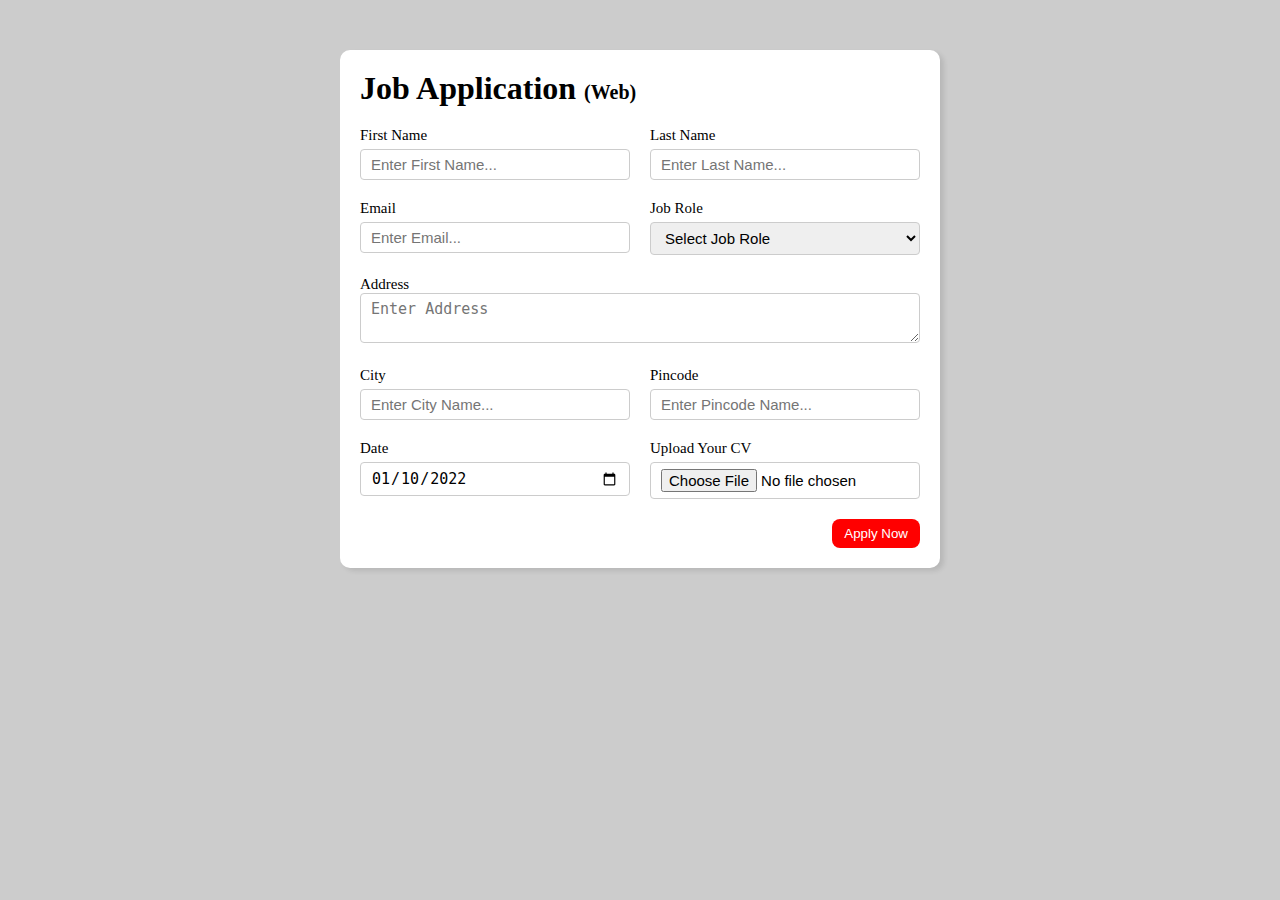
<file: project 02 form website/index.html>
<!DOCTYPE html>
<html lang="en">
  <head>
    <meta charset="UTF-8" />
    <meta http-equiv="X-UA-Compatible" content="IE=edge" />
    <meta name="viewport" content="width=device-width, initial-scale=1.0" />
    <title>Job Application Form</title>
    <link rel="stylesheet" href="style.css" />
  </head>
  <body>
    <div class="container">
      <div class="apply_box">
        <h1>
          Job Application
          <span class="title_small">(Web)</span>
        </h1>
        <form action="">
          <div class="form_container">
            <div class="form_control">
              <label for="first_name"> First Name </label>
              <input
                id="first_name"
                name="first_name"
                placeholder="Enter First Name..."
              />
            </div>
            <div class="form_control">
              <label for="last_name"> Last Name </label>
              <input
                id="last_name"
                name="last_name"
                placeholder="Enter Last Name..."
              />
            </div>
            <div class="form_control">
              <label for="email"> Email </label>
              <input
                type="email"
                id="email"
                name="email"
                placeholder="Enter Email..."
              />
            </div>
            <div class="form_control">
              <label for="job_role"> Job Role </label>
              <select id="job_role" name="job_role">
                <option value="">Select Job Role</option>
                <option value="frontend">Frontend Developer</option>
                <option value="backend">Backend Developer</option>
                <option value="full_stack">Full Stack Developer</option>
                <option value="ui_ux">UI UX Designer</option>
              </select>
            </div>
            <div class="textarea_control">
              <label for="address"> Address </label>
              <textarea
                id="address"
                name="address"
                row="4"
                cols="50"
                placeholder="Enter Address"
              ></textarea>
            </div>
            <div class="form_control">
              <label for="city"> City </label>
              <input id="city" name="city" placeholder="Enter City Name..." />
            </div>
            <div class="form_control">
              <label for="pincode"> Pincode </label>
              <input
                type="number"
                id="pincode"
                name="pincode"
                placeholder="Enter Pincode Name..."
              />
            </div>
            <div class="form_control">
              <label for="date"> Date </label>
              <input value="2022-01-10" type="date" id="date" name="date" />
            </div>
            <div class="form_control">
              <label for="upload"> Upload Your CV </label>
              <input type="file" id="upload" name="upload" />
            </div>
          </div>
          <div class="button_container">
            <button type="submit">Apply Now</button>
          </div>
        </form>
      </div>
    </div>
  </body>
</html>
</file>
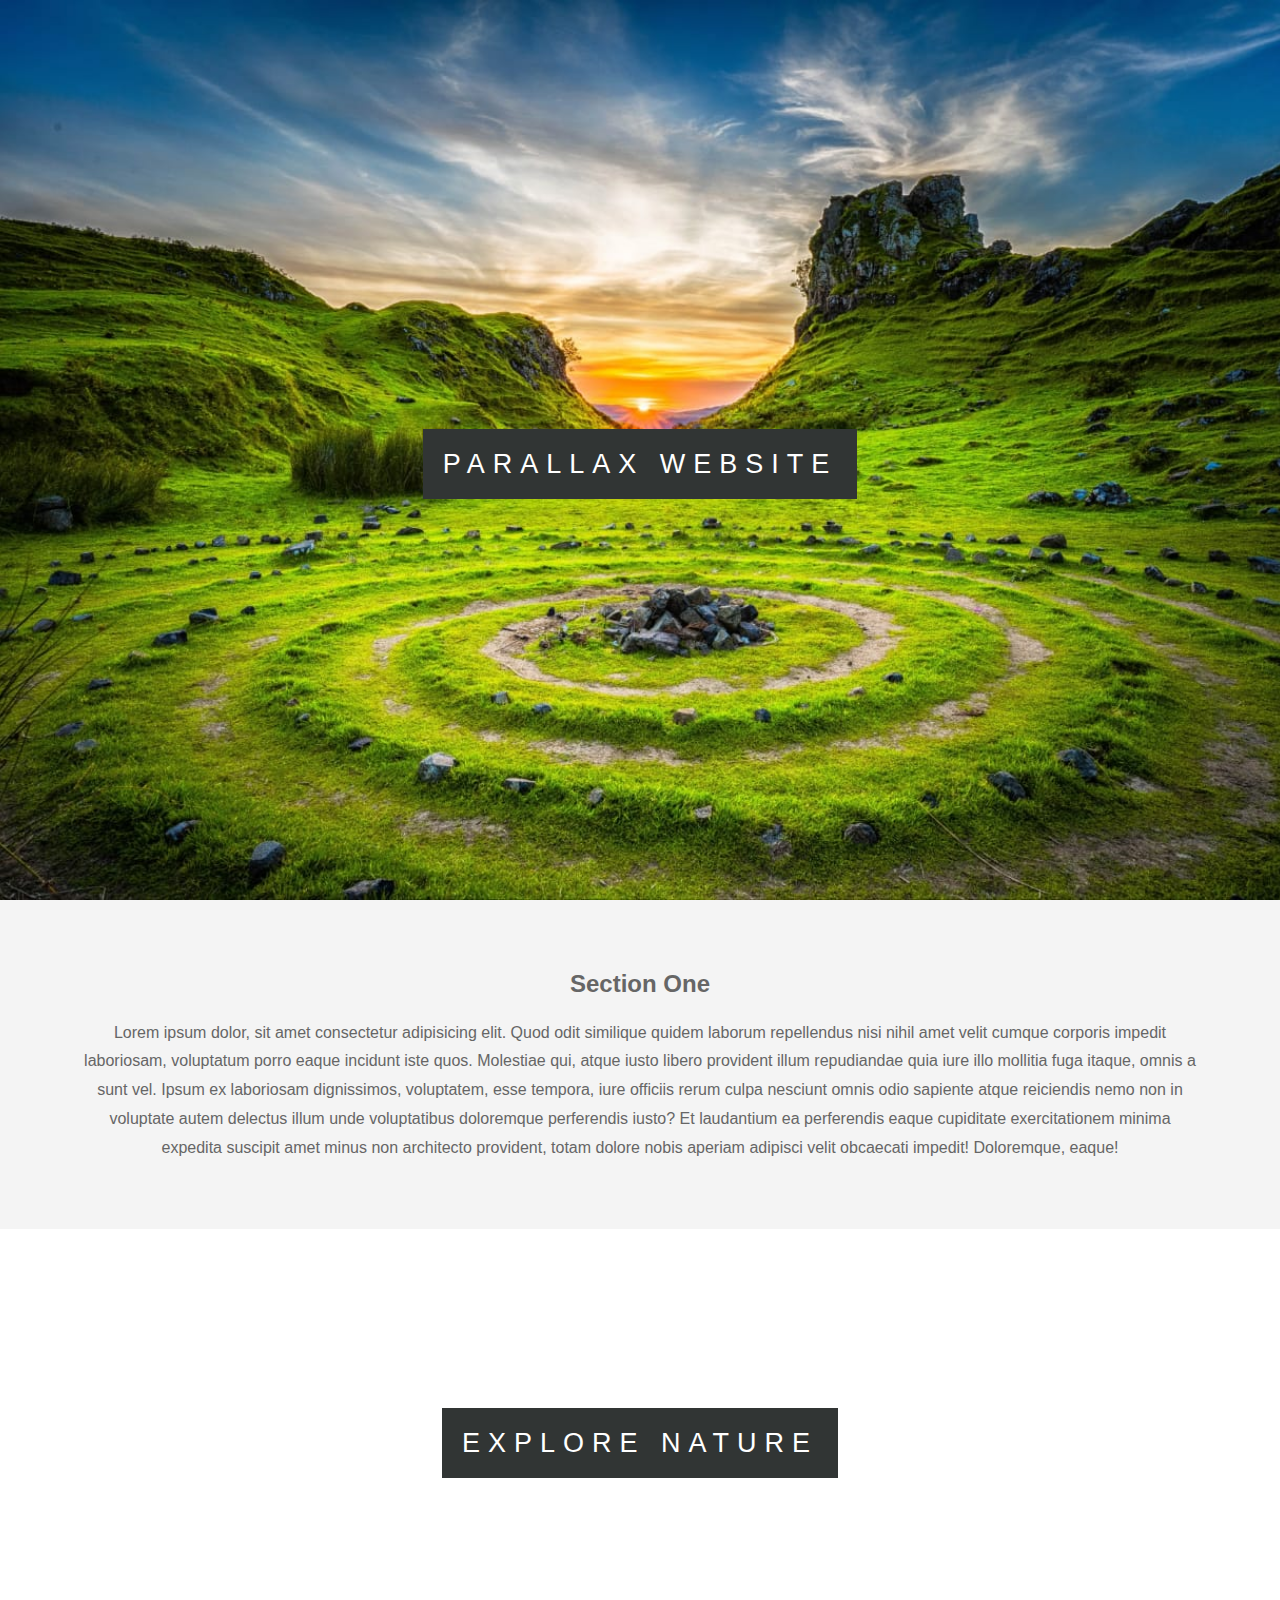
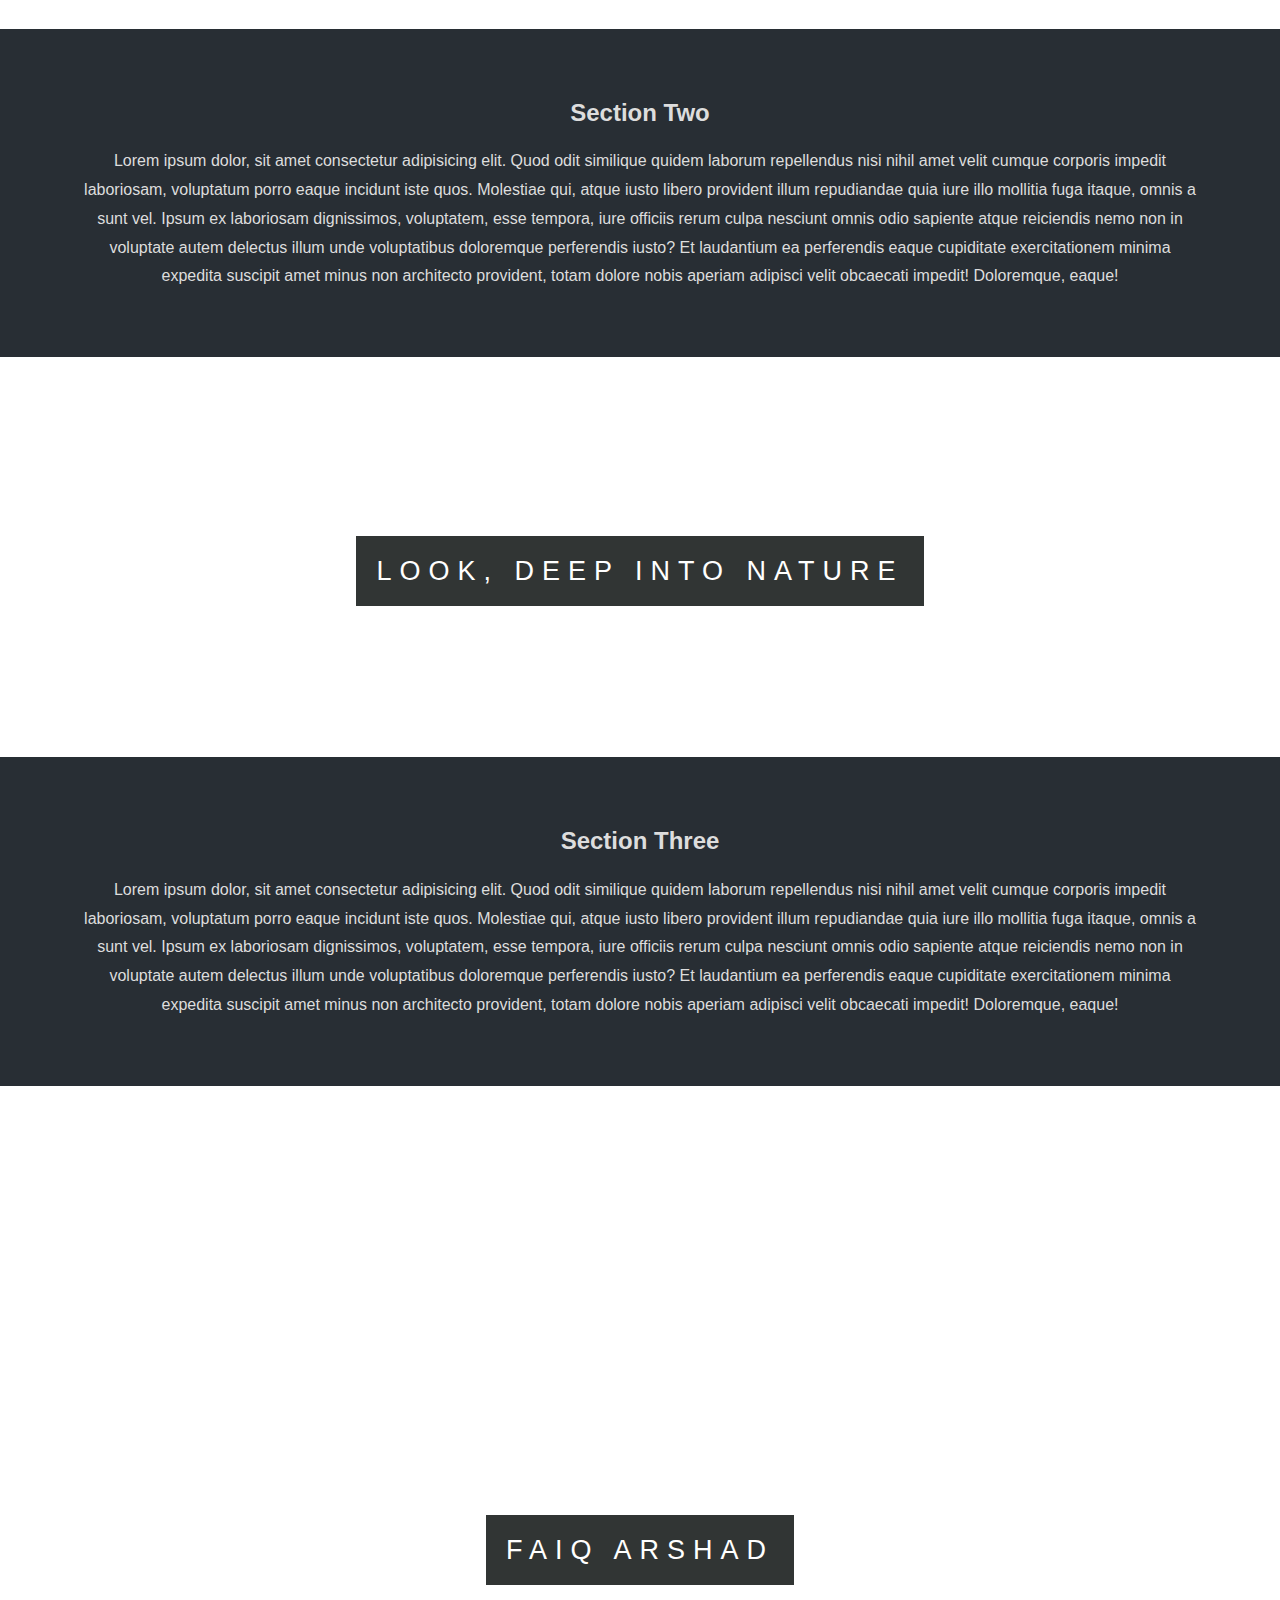
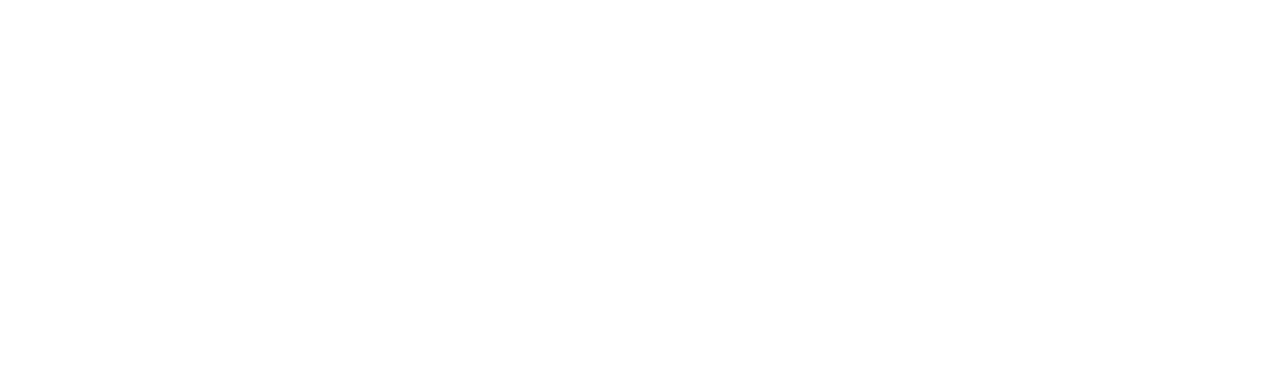
<file: project 03 paralex website/index.html>
<!DOCTYPE html>
<html lang="en">
<head>
    <meta charset="UTF-8">
    <meta name="viewport" content="width=device-width, initial-scale=1.0">
    <title>Paralex Website</title>
    <link rel="stylesheet" href="./style.css">
</head>
<body>
    <section class="pimag1">
        <div class="ptext">
            <span class="textBg">
                Parallax Website
            </span>
        </div>
    </section>
    <section class="section section-light">
        <h2>Section One</h2>
        <p>Lorem ipsum dolor, sit amet consectetur adipisicing elit. Quod odit similique quidem laborum repellendus nisi nihil amet velit cumque corporis impedit laboriosam, voluptatum porro eaque incidunt iste quos. Molestiae qui, atque iusto libero provident illum repudiandae quia iure illo mollitia fuga itaque, omnis a sunt vel. Ipsum ex laboriosam dignissimos, voluptatem, esse tempora, iure officiis rerum culpa nesciunt omnis odio sapiente atque reiciendis nemo non in voluptate autem delectus illum unde voluptatibus doloremque perferendis iusto? Et laudantium ea perferendis eaque cupiditate exercitationem minima expedita suscipit amet minus non architecto provident, totam dolore nobis aperiam adipisci velit obcaecati impedit! Doloremque, eaque!
        </p>
    </section>
    <section class="pimag2">
        <div class="ptext">
            <span class="textBg">
                Explore Nature
            </span>
        </div>
    </section>
    <section class="section section-dark">
        <h2>Section Two</h2>
        <p>Lorem ipsum dolor, sit amet consectetur adipisicing elit. Quod odit similique quidem laborum repellendus nisi nihil amet velit cumque corporis impedit laboriosam, voluptatum porro eaque incidunt iste quos. Molestiae qui, atque iusto libero provident illum repudiandae quia iure illo mollitia fuga itaque, omnis a sunt vel. Ipsum ex laboriosam dignissimos, voluptatem, esse tempora, iure officiis rerum culpa nesciunt omnis odio sapiente atque reiciendis nemo non in voluptate autem delectus illum unde voluptatibus doloremque perferendis iusto? Et laudantium ea perferendis eaque cupiditate exercitationem minima expedita suscipit amet minus non architecto provident, totam dolore nobis aperiam adipisci velit obcaecati impedit! Doloremque, eaque!
        </p>
    </section>
    <section class="pimag3">
        <div class="ptext">
            <span class="textBg">
                LOOK, DEEP INTO NATURE
            </span>
        </div>
    </section>
    <section class="section section-dark">
        <h2>Section Three</h2>
        <p>Lorem ipsum dolor, sit amet consectetur adipisicing elit. Quod odit similique quidem laborum repellendus nisi nihil amet velit cumque corporis impedit laboriosam, voluptatum porro eaque incidunt iste quos. Molestiae qui, atque iusto libero provident illum repudiandae quia iure illo mollitia fuga itaque, omnis a sunt vel. Ipsum ex laboriosam dignissimos, voluptatem, esse tempora, iure officiis rerum culpa nesciunt omnis odio sapiente atque reiciendis nemo non in voluptate autem delectus illum unde voluptatibus doloremque perferendis iusto? Et laudantium ea perferendis eaque cupiditate exercitationem minima expedita suscipit amet minus non architecto provident, totam dolore nobis aperiam adipisci velit obcaecati impedit! Doloremque, eaque!
        </p>
    </section>
    <section class="pimag1">
        <div class="ptext">
            <span class="textBg">
                Faiq Arshad
            </span>
        </div>
    </section>
</body>
</html>
</file>
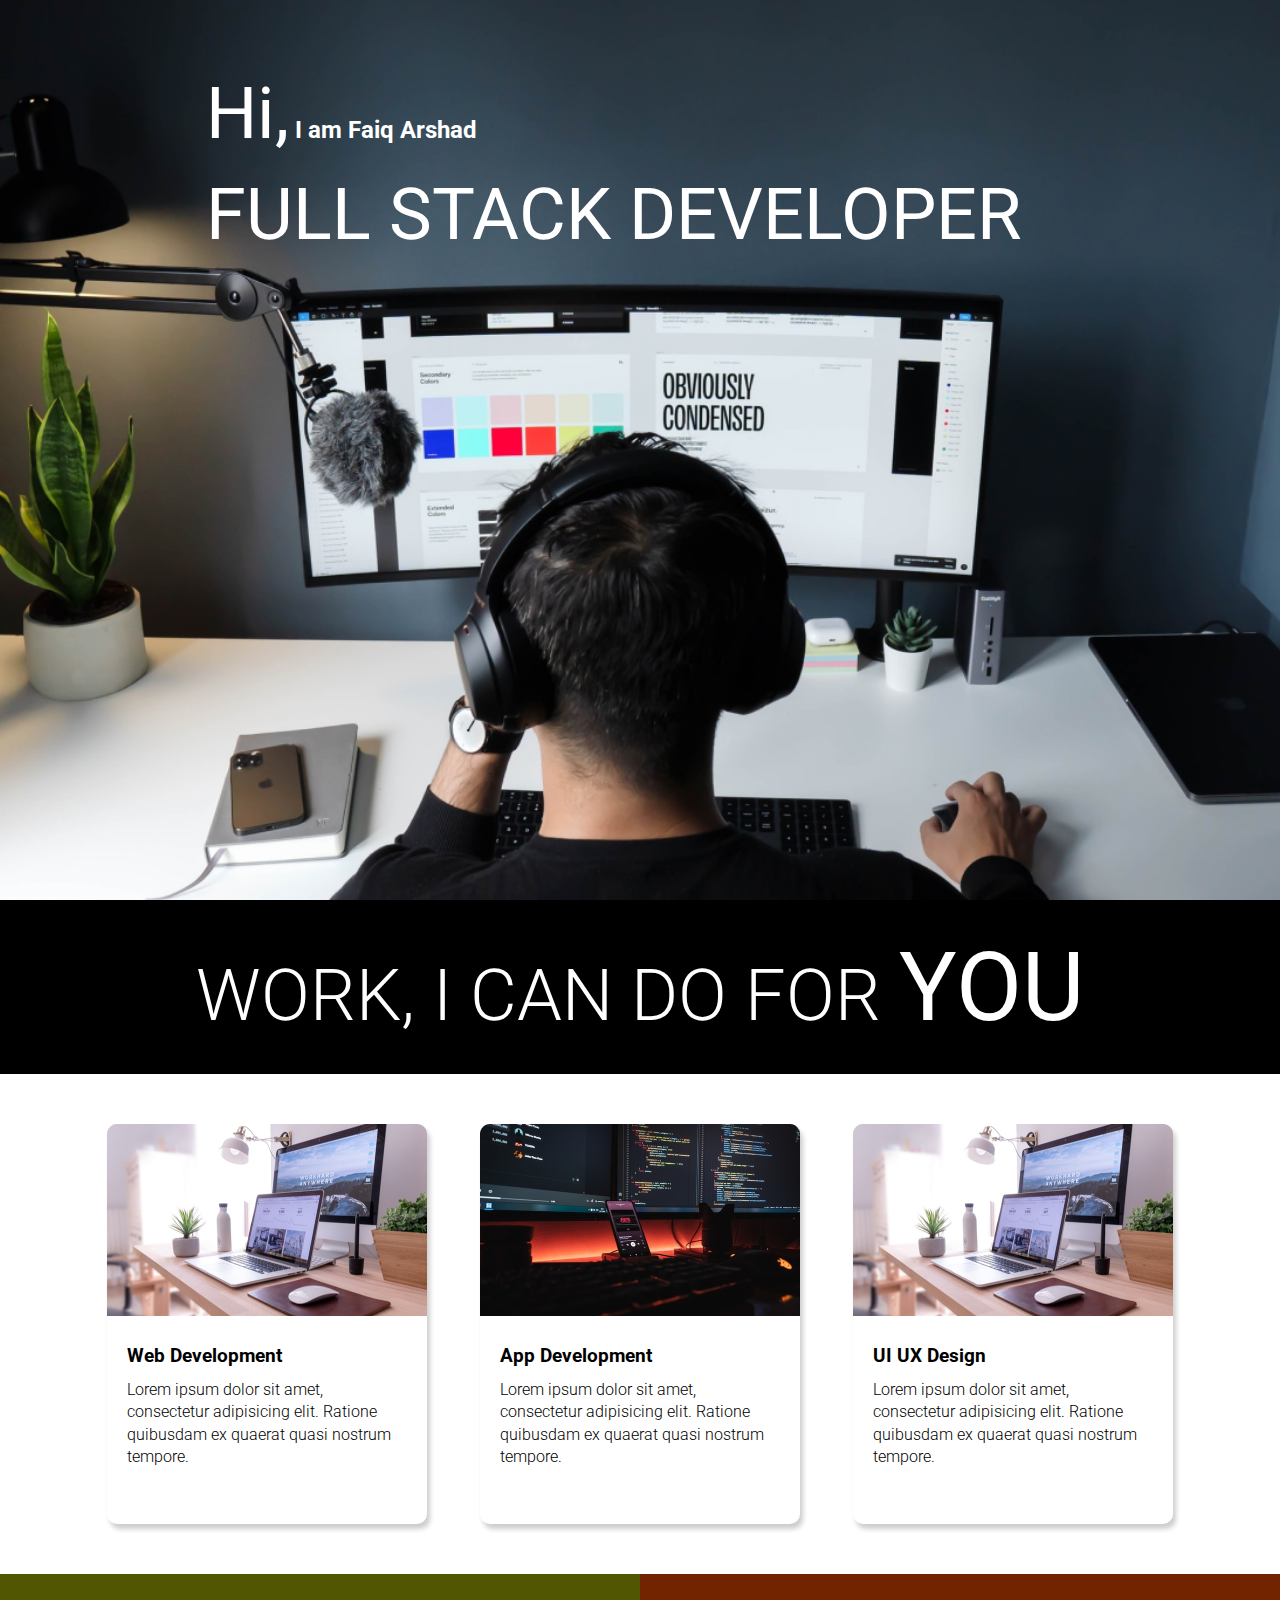
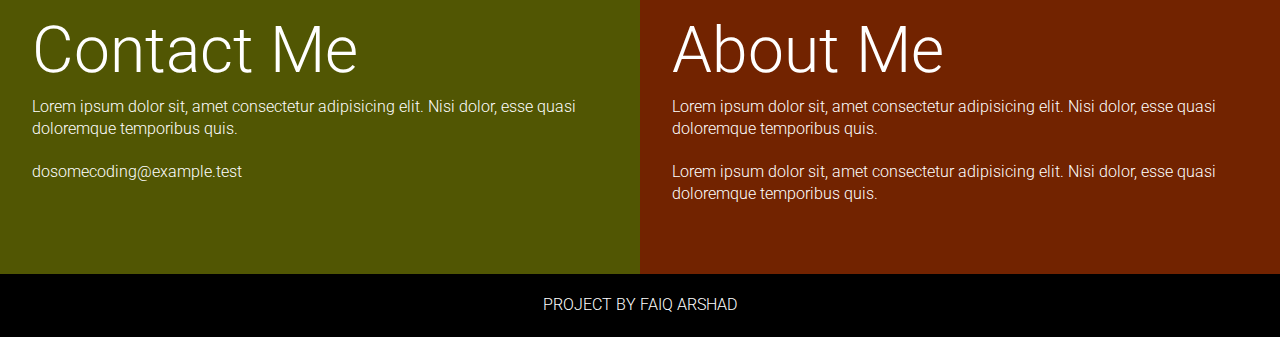
<file: project 04 developer landing page/index.html>
<!DOCTYPE html>
<html lang="en">
  <head>
    <meta charset="UTF-8" />
    <meta http-equiv="X-UA-Compatible" content="IE=edge" />
    <meta name="viewport" content="width=device-width, initial-scale=1.0" />
    <title>Developer | Landing Page</title>
    <link rel="stylesheet" href="style.css" />
  </head>
  <body>
    <section class="hero_section">
      <div class="text_container">
        <h2><span class="lg_text">Hi,</span> I am Faiq Arshad</h2>
        <h1 class="lg_text">FULL STACK DEVELOPER</h1>
      </div>
    </section>
    <section class="black_box">
      <h2>WORK, I CAN DO FOR <span>YOU</span></h2>
    </section>
    <section class="work">
      <div class="grid_item">
        <div class="card">
          <div class="image_container">
            <img src="images/web.png" alt="web development" />
          </div>
          <div class="card_content">
            <h3>Web Development</h3>
            <p>
              Lorem ipsum dolor sit amet, consectetur adipisicing elit. Ratione
              quibusdam ex quaerat quasi nostrum tempore.
            </p>
          </div>
        </div>
      </div>
      <div class="grid_item">
        <div class="card">
          <div class="image_container">
            <img src="images/mobile.png" alt="app development" />
          </div>
          <div class="card_content">
            <h3>App Development</h3>
            <p>
              Lorem ipsum dolor sit amet, consectetur adipisicing elit. Ratione
              quibusdam ex quaerat quasi nostrum tempore.
            </p>
          </div>
        </div>
      </div>
      <div class="grid_item">
        <div class="card">
          <div class="image_container">
            <img src="images/web.png" alt="web development" />
          </div>
          <div class="card_content">
            <h3>UI UX Design</h3>
            <p>
              Lorem ipsum dolor sit amet, consectetur adipisicing elit. Ratione
              quibusdam ex quaerat quasi nostrum tempore.
            </p>
          </div>
        </div>
      </div>
    </section>
    <section class="bottom_section">
      <div class="contact">
        <h2>Contact Me</h2>
        <p>
          Lorem ipsum dolor sit, amet consectetur adipisicing elit. Nisi dolor,
          esse quasi doloremque temporibus quis.
        </p>
        <p>dosomecoding@example.test</p>
      </div>
      <div class="about">
        <h2>About Me</h2>

        <p>
          Lorem ipsum dolor sit, amet consectetur adipisicing elit. Nisi dolor,
          esse quasi doloremque temporibus quis.
        </p>
        <p>
          Lorem ipsum dolor sit, amet consectetur adipisicing elit. Nisi dolor,
          esse quasi doloremque temporibus quis.
        </p>
      </div>
    </section>
    <footer>Project By Faiq Arshad</footer>
  </body>
</html>
</file>
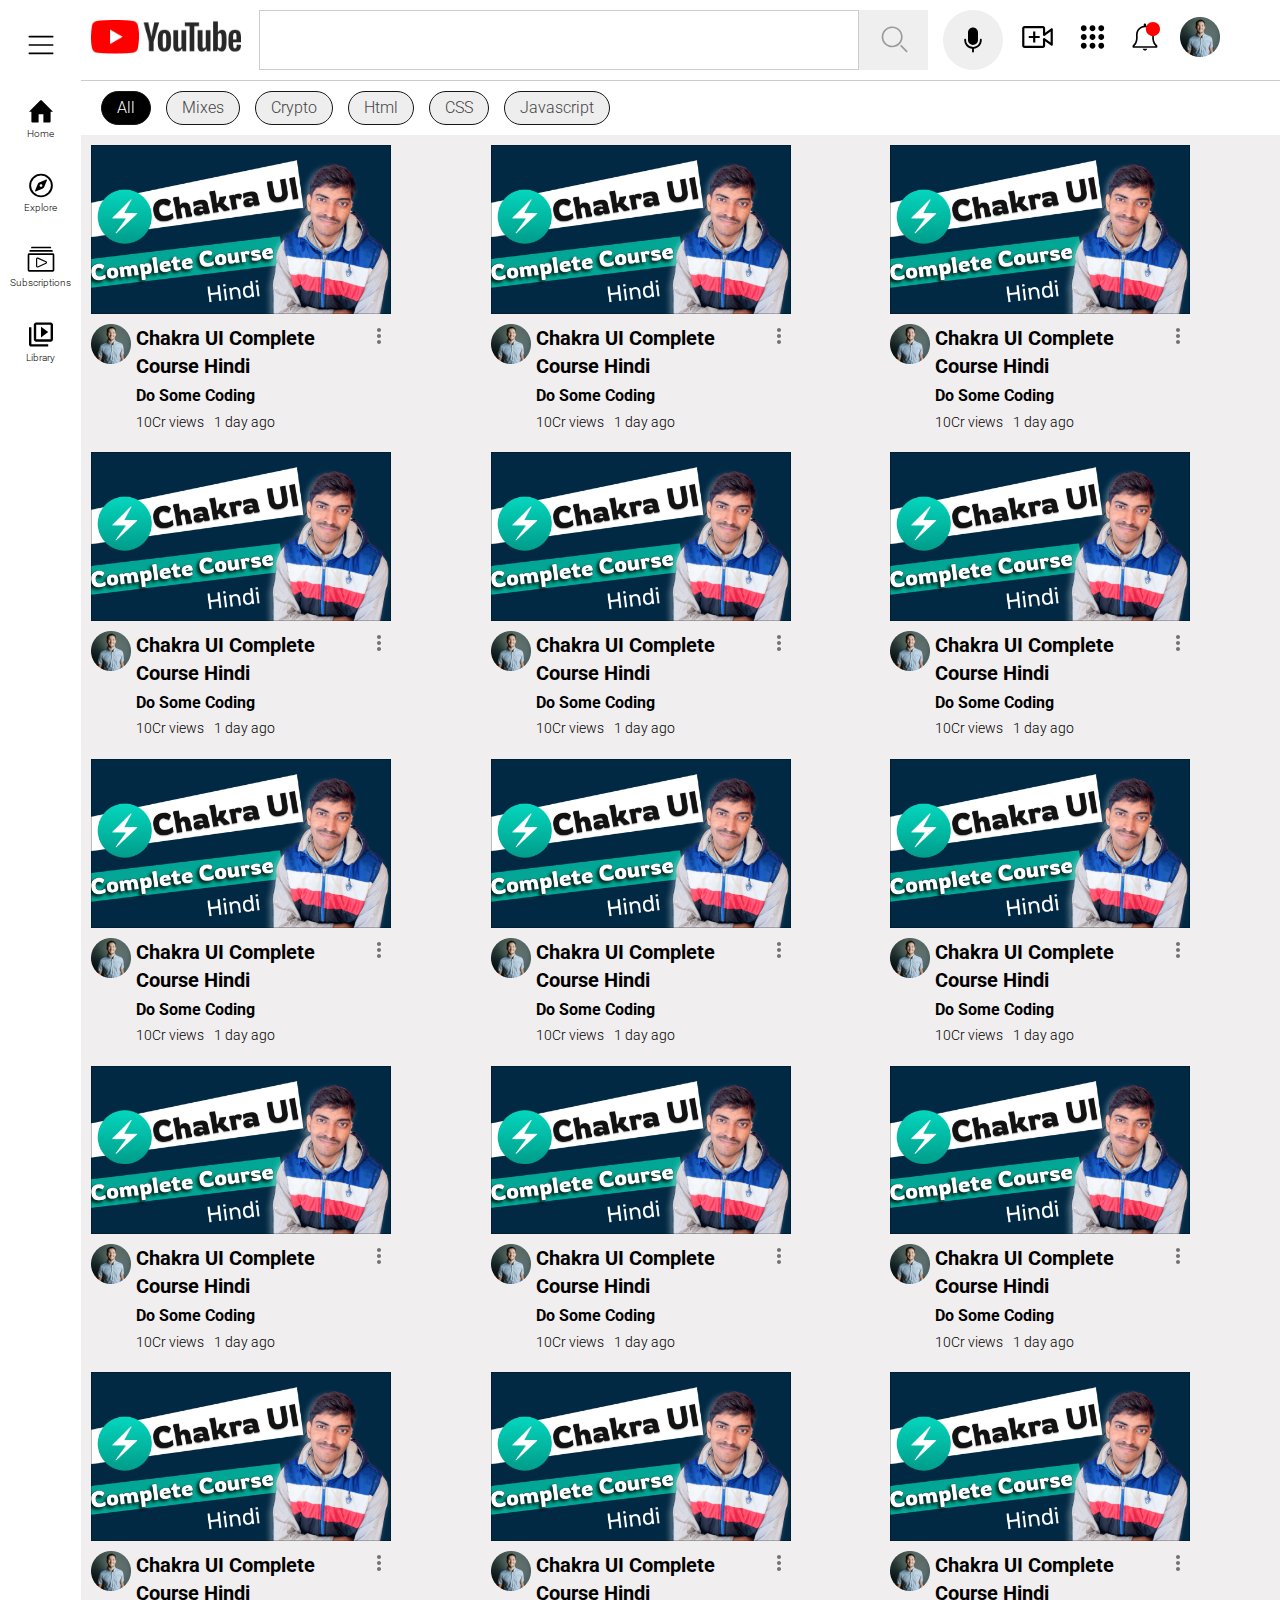
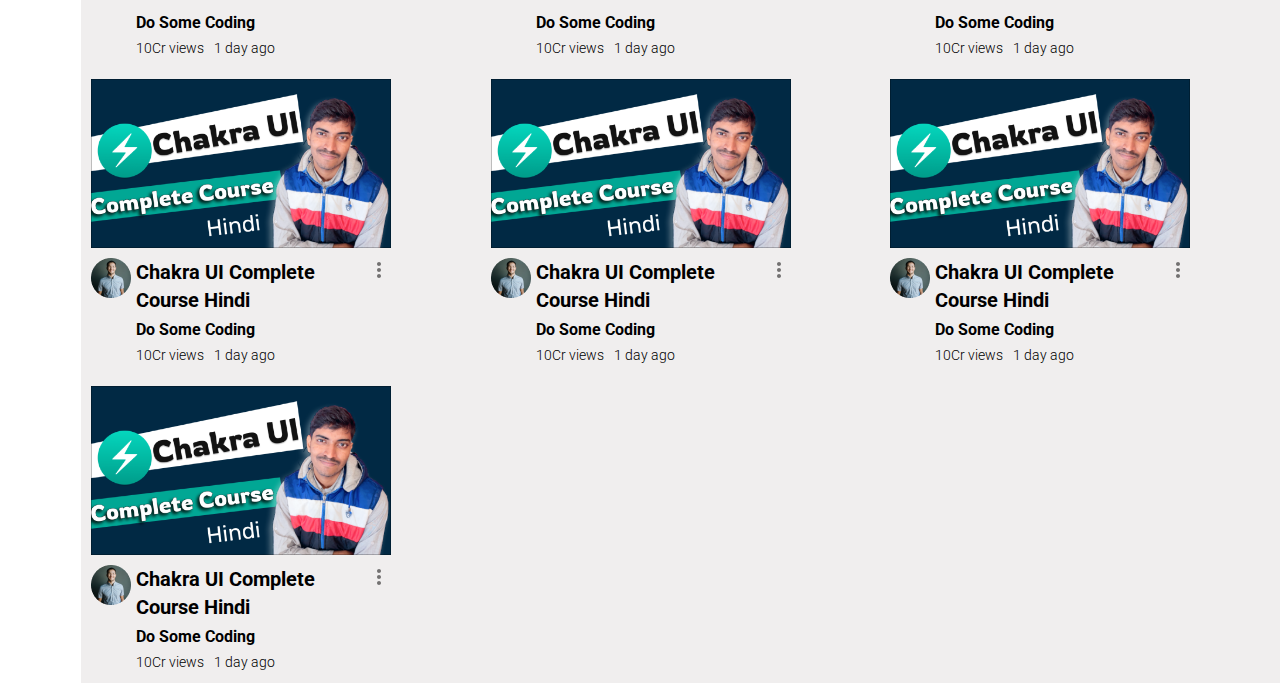
<file: project 07 clone website/index.html>
<!DOCTYPE html>
<html lang="en">
  <head>
    <meta charset="UTF-8" />
    <meta http-equiv="X-UA-Compatible" content="IE=edge" />
    <meta name="viewport" content="width=device-width, initial-scale=1.0" />
    <title>Youtube Clone</title>
    <link rel="stylesheet" href="style.css" />
  </head>
  <body>
    <div class="container">
      <aside>
        <div class="bars">
          <img src="icons/bars.svg" alt="bars" />
        </div>

        <div class="side-icons">
          <i>
            <img src="icons/home.svg" alt="home" />
          </i>
          <p>Home</p>
        </div>
        <div class="side-icons">
          <i>
            <img src="icons/compass.svg" alt="explore" />
          </i>
          <p>Explore</p>
        </div>
        <div class="side-icons">
          <i>
            <img src="icons/video-gallary.svg" alt="gallary" />
          </i>
          <p>Subscriptions</p>
        </div>
        <div class="side-icons">
          <i>
            <img src="icons/video-library.svg" alt="library" />
          </i>
          <p>Library</p>
        </div>
      </aside>
      <div class="main-container">
        <header>
          <nav>
            <div class="logo">
              <img src="images/youtube-logo.png" alt="Youtube Logo" />
            </div>
            <div class="center-nav">
              <div class="search">
                <input type="text" />
                <button>
                  <img src="icons/search.svg" alt="search" />
                </button>
              </div>
              <div class="mic">
                <img src="icons/mic.svg" alt="mic" />
              </div>
            </div>
            <div class="side-nav">
              <i>
                <img src="icons/video-add.svg" alt="video add" />
              </i>
              <i>
                <img src="icons/dot-grid.svg" alt="grid" />
              </i>
              <i>
                <img src="icons/bell.svg" alt="bell" />
              </i>
              <i>
                <img src="images/avatar.png" alt="avatar" />
              </i>
            </div>
          </nav>
          <div class="tags">
            <div class="tag dark">All</div>
            <div class="tag light">Mixes</div>
            <div class="tag light">Crypto</div>
            <div class="tag light">Html</div>
            <div class="tag light">CSS</div>
            <div class="tag light">Javascript</div>
          </div>
        </header>
        <main>
          <div class="card-container">
            <div class="card">
              <img src="images/thumbnail.png" alt="thumbnail" />
              <div class="avatar-content">
                <div class="avatar">
                  <img src="images/avatar.png" alt="avatar" />
                </div>

                <div class="content">
                  <h3>Chakra UI Complete Course Hindi</h3>
                  <p class="channel-name">Do Some Coding</p>
                  <div class="content-status">
                    <p>10Cr views</p>
                    <p>1 day ago</p>
                  </div>
                </div>
                <div class="dots">
                  <img src="icons/dots.svg" alt="dots" />
                </div>
              </div>
            </div>
            <div class="card">
              <img src="images/thumbnail.png" alt="thumbnail" />
              <div class="avatar-content">
                <div class="avatar">
                  <img src="images/avatar.png" alt="avatar" />
                </div>

                <div class="content">
                  <h3>Chakra UI Complete Course Hindi</h3>
                  <p class="channel-name">Do Some Coding</p>
                  <div class="content-status">
                    <p>10Cr views</p>
                    <p>1 day ago</p>
                  </div>
                </div>
                <div class="dots">
                  <img src="icons/dots.svg" alt="dots" />
                </div>
              </div>
            </div>
            <div class="card">
              <img src="images/thumbnail.png" alt="thumbnail" />
              <div class="avatar-content">
                <div class="avatar">
                  <img src="images/avatar.png" alt="avatar" />
                </div>

                <div class="content">
                  <h3>Chakra UI Complete Course Hindi</h3>
                  <p class="channel-name">Do Some Coding</p>
                  <div class="content-status">
                    <p>10Cr views</p>
                    <p>1 day ago</p>
                  </div>
                </div>
                <div class="dots">
                  <img src="icons/dots.svg" alt="dots" />
                </div>
              </div>
            </div>
            <div class="card">
              <img src="images/thumbnail.png" alt="thumbnail" />
              <div class="avatar-content">
                <div class="avatar">
                  <img src="images/avatar.png" alt="avatar" />
                </div>

                <div class="content">
                  <h3>Chakra UI Complete Course Hindi</h3>
                  <p class="channel-name">Do Some Coding</p>
                  <div class="content-status">
                    <p>10Cr views</p>
                    <p>1 day ago</p>
                  </div>
                </div>
                <div class="dots">
                  <img src="icons/dots.svg" alt="dots" />
                </div>
              </div>
            </div>
            <div class="card">
              <img src="images/thumbnail.png" alt="thumbnail" />
              <div class="avatar-content">
                <div class="avatar">
                  <img src="images/avatar.png" alt="avatar" />
                </div>

                <div class="content">
                  <h3>Chakra UI Complete Course Hindi</h3>
                  <p class="channel-name">Do Some Coding</p>
                  <div class="content-status">
                    <p>10Cr views</p>
                    <p>1 day ago</p>
                  </div>
                </div>
                <div class="dots">
                  <img src="icons/dots.svg" alt="dots" />
                </div>
              </div>
            </div>
            <div class="card">
              <img src="images/thumbnail.png" alt="thumbnail" />
              <div class="avatar-content">
                <div class="avatar">
                  <img src="images/avatar.png" alt="avatar" />
                </div>

                <div class="content">
                  <h3>Chakra UI Complete Course Hindi</h3>
                  <p class="channel-name">Do Some Coding</p>
                  <div class="content-status">
                    <p>10Cr views</p>
                    <p>1 day ago</p>
                  </div>
                </div>
                <div class="dots">
                  <img src="icons/dots.svg" alt="dots" />
                </div>
              </div>
            </div>
            <div class="card">
              <img src="images/thumbnail.png" alt="thumbnail" />
              <div class="avatar-content">
                <div class="avatar">
                  <img src="images/avatar.png" alt="avatar" />
                </div>

                <div class="content">
                  <h3>Chakra UI Complete Course Hindi</h3>
                  <p class="channel-name">Do Some Coding</p>
                  <div class="content-status">
                    <p>10Cr views</p>
                    <p>1 day ago</p>
                  </div>
                </div>
                <div class="dots">
                  <img src="icons/dots.svg" alt="dots" />
                </div>
              </div>
            </div>
            <div class="card">
              <img src="images/thumbnail.png" alt="thumbnail" />
              <div class="avatar-content">
                <div class="avatar">
                  <img src="images/avatar.png" alt="avatar" />
                </div>

                <div class="content">
                  <h3>Chakra UI Complete Course Hindi</h3>
                  <p class="channel-name">Do Some Coding</p>
                  <div class="content-status">
                    <p>10Cr views</p>
                    <p>1 day ago</p>
                  </div>
                </div>
                <div class="dots">
                  <img src="icons/dots.svg" alt="dots" />
                </div>
              </div>
            </div>
            <div class="card">
              <img src="images/thumbnail.png" alt="thumbnail" />
              <div class="avatar-content">
                <div class="avatar">
                  <img src="images/avatar.png" alt="avatar" />
                </div>

                <div class="content">
                  <h3>Chakra UI Complete Course Hindi</h3>
                  <p class="channel-name">Do Some Coding</p>
                  <div class="content-status">
                    <p>10Cr views</p>
                    <p>1 day ago</p>
                  </div>
                </div>
                <div class="dots">
                  <img src="icons/dots.svg" alt="dots" />
                </div>
              </div>
            </div>
            <div class="card">
              <img src="images/thumbnail.png" alt="thumbnail" />
              <div class="avatar-content">
                <div class="avatar">
                  <img src="images/avatar.png" alt="avatar" />
                </div>

                <div class="content">
                  <h3>Chakra UI Complete Course Hindi</h3>
                  <p class="channel-name">Do Some Coding</p>
                  <div class="content-status">
                    <p>10Cr views</p>
                    <p>1 day ago</p>
                  </div>
                </div>
                <div class="dots">
                  <img src="icons/dots.svg" alt="dots" />
                </div>
              </div>
            </div>
            <div class="card">
              <img src="images/thumbnail.png" alt="thumbnail" />
              <div class="avatar-content">
                <div class="avatar">
                  <img src="images/avatar.png" alt="avatar" />
                </div>

                <div class="content">
                  <h3>Chakra UI Complete Course Hindi</h3>
                  <p class="channel-name">Do Some Coding</p>
                  <div class="content-status">
                    <p>10Cr views</p>
                    <p>1 day ago</p>
                  </div>
                </div>
                <div class="dots">
                  <img src="icons/dots.svg" alt="dots" />
                </div>
              </div>
            </div>
            <div class="card">
              <img src="images/thumbnail.png" alt="thumbnail" />
              <div class="avatar-content">
                <div class="avatar">
                  <img src="images/avatar.png" alt="avatar" />
                </div>

                <div class="content">
                  <h3>Chakra UI Complete Course Hindi</h3>
                  <p class="channel-name">Do Some Coding</p>
                  <div class="content-status">
                    <p>10Cr views</p>
                    <p>1 day ago</p>
                  </div>
                </div>
                <div class="dots">
                  <img src="icons/dots.svg" alt="dots" />
                </div>
              </div>
            </div>
            <div class="card">
              <img src="images/thumbnail.png" alt="thumbnail" />
              <div class="avatar-content">
                <div class="avatar">
                  <img src="images/avatar.png" alt="avatar" />
                </div>

                <div class="content">
                  <h3>Chakra UI Complete Course Hindi</h3>
                  <p class="channel-name">Do Some Coding</p>
                  <div class="content-status">
                    <p>10Cr views</p>
                    <p>1 day ago</p>
                  </div>
                </div>
                <div class="dots">
                  <img src="icons/dots.svg" alt="dots" />
                </div>
              </div>
            </div>
            <div class="card">
              <img src="images/thumbnail.png" alt="thumbnail" />
              <div class="avatar-content">
                <div class="avatar">
                  <img src="images/avatar.png" alt="avatar" />
                </div>

                <div class="content">
                  <h3>Chakra UI Complete Course Hindi</h3>
                  <p class="channel-name">Do Some Coding</p>
                  <div class="content-status">
                    <p>10Cr views</p>
                    <p>1 day ago</p>
                  </div>
                </div>
                <div class="dots">
                  <img src="icons/dots.svg" alt="dots" />
                </div>
              </div>
            </div>
            <div class="card">
              <img src="images/thumbnail.png" alt="thumbnail" />
              <div class="avatar-content">
                <div class="avatar">
                  <img src="images/avatar.png" alt="avatar" />
                </div>

                <div class="content">
                  <h3>Chakra UI Complete Course Hindi</h3>
                  <p class="channel-name">Do Some Coding</p>
                  <div class="content-status">
                    <p>10Cr views</p>
                    <p>1 day ago</p>
                  </div>
                </div>
                <div class="dots">
                  <img src="icons/dots.svg" alt="dots" />
                </div>
              </div>
            </div>
            <div class="card">
              <img src="images/thumbnail.png" alt="thumbnail" />
              <div class="avatar-content">
                <div class="avatar">
                  <img src="images/avatar.png" alt="avatar" />
                </div>

                <div class="content">
                  <h3>Chakra UI Complete Course Hindi</h3>
                  <p class="channel-name">Do Some Coding</p>
                  <div class="content-status">
                    <p>10Cr views</p>
                    <p>1 day ago</p>
                  </div>
                </div>
                <div class="dots">
                  <img src="icons/dots.svg" alt="dots" />
                </div>
              </div>
            </div>
            <div class="card">
              <img src="images/thumbnail.png" alt="thumbnail" />
              <div class="avatar-content">
                <div class="avatar">
                  <img src="images/avatar.png" alt="avatar" />
                </div>

                <div class="content">
                  <h3>Chakra UI Complete Course Hindi</h3>
                  <p class="channel-name">Do Some Coding</p>
                  <div class="content-status">
                    <p>10Cr views</p>
                    <p>1 day ago</p>
                  </div>
                </div>
                <div class="dots">
                  <img src="icons/dots.svg" alt="dots" />
                </div>
              </div>
            </div>
            <div class="card">
              <img src="images/thumbnail.png" alt="thumbnail" />
              <div class="avatar-content">
                <div class="avatar">
                  <img src="images/avatar.png" alt="avatar" />
                </div>

                <div class="content">
                  <h3>Chakra UI Complete Course Hindi</h3>
                  <p class="channel-name">Do Some Coding</p>
                  <div class="content-status">
                    <p>10Cr views</p>
                    <p>1 day ago</p>
                  </div>
                </div>
                <div class="dots">
                  <img src="icons/dots.svg" alt="dots" />
                </div>
              </div>
            </div>
            <div class="card">
              <img src="images/thumbnail.png" alt="thumbnail" />
              <div class="avatar-content">
                <div class="avatar">
                  <img src="images/avatar.png" alt="avatar" />
                </div>

                <div class="content">
                  <h3>Chakra UI Complete Course Hindi</h3>
                  <p class="channel-name">Do Some Coding</p>
                  <div class="content-status">
                    <p>10Cr views</p>
                    <p>1 day ago</p>
                  </div>
                </div>
                <div class="dots">
                  <img src="icons/dots.svg" alt="dots" />
                </div>
              </div>
            </div>
          </div>
        </main>
      </div>
    </div>
  </body>
</html>
</file>
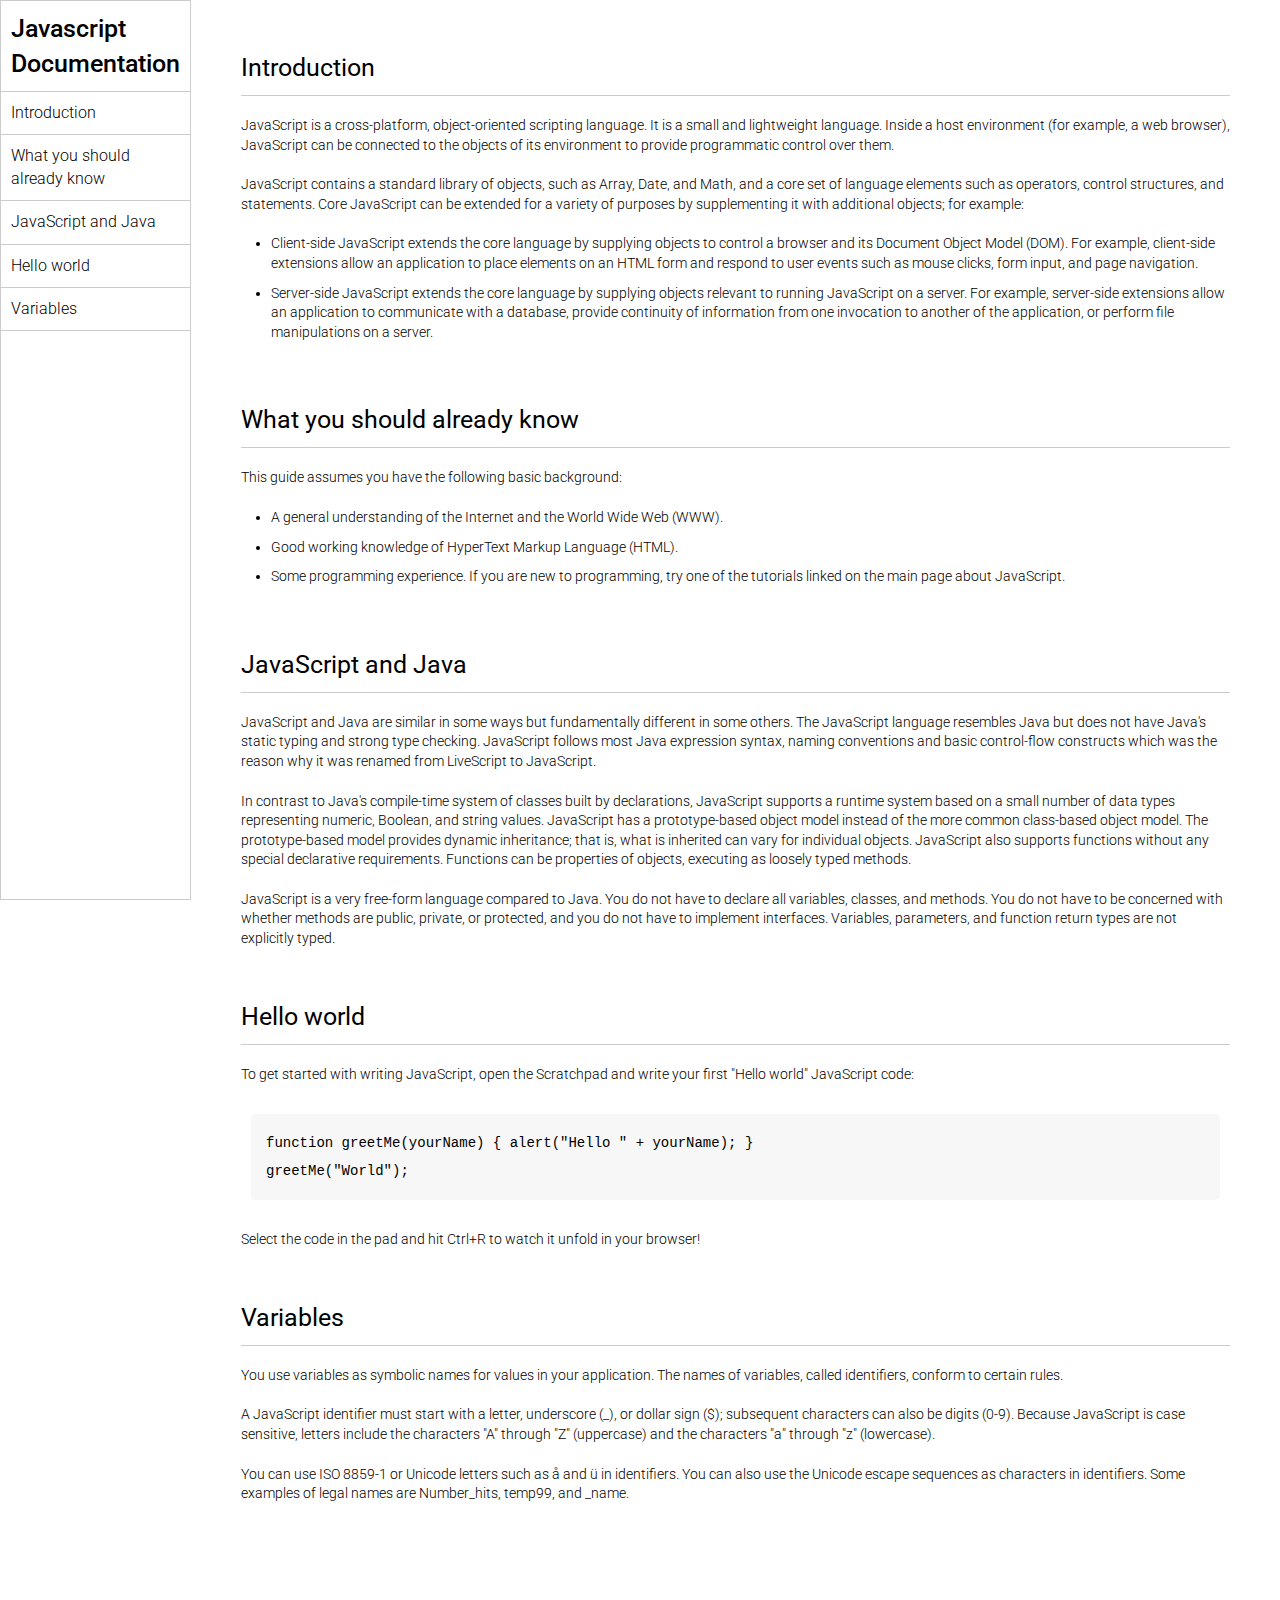
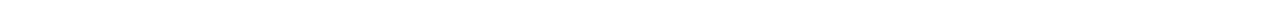
<file: project 08 js documentation/index.html>
<!DOCTYPE html>
<html lang="en">
  <head>
    <meta charset="UTF-8" />
    <meta http-equiv="X-UA-Compatible" content="IE=edge" />
    <meta name="viewport" content="width=device-width, initial-scale=1.0" />
    <title>Documentation Wesbite</title>
    <link rel="stylesheet" href="style.css" />
  </head>
  <body>
    <header>
      <nav>
        <h1>Javascript Documentation</h1>
        <ul>
          <a href="#Introduction">
            <li>Introduction</li>
          </a>
          <a href="#What_you_should_already_know"
            ><li>What you should already know</li></a
          >
          <a href="#JavaScript_and_Java"><li>JavaScript and Java</li></a>
          <a href="#Hello_world"><li>Hello world</li></a>
          <a href="#Variables"><li>Variables</li></a>
        </ul>
      </nav>
    </header>
    <main>
      <section id="Introduction">
        <h2>Introduction</h2>
        <article>
          <p>
            JavaScript is a cross-platform, object-oriented scripting language.
            It is a small and lightweight language. Inside a host environment
            (for example, a web browser), JavaScript can be connected to the
            objects of its environment to provide programmatic control over
            them.
          </p>
          <p>
            JavaScript contains a standard library of objects, such as Array,
            Date, and Math, and a core set of language elements such as
            operators, control structures, and statements. Core JavaScript can
            be extended for a variety of purposes by supplementing it with
            additional objects; for example:
          </p>
          <ul>
            <li>
              Client-side JavaScript extends the core language by supplying
              objects to control a browser and its Document Object Model (DOM).
              For example, client-side extensions allow an application to place
              elements on an HTML form and respond to user events such as mouse
              clicks, form input, and page navigation.
            </li>
            <li>
              Server-side JavaScript extends the core language by supplying
              objects relevant to running JavaScript on a server. For example,
              server-side extensions allow an application to communicate with a
              database, provide continuity of information from one invocation to
              another of the application, or perform file manipulations on a
              server.
            </li>
          </ul>
        </article>
      </section>
      <section id="What_you_should_already_know">
        <h2>What you should already know</h2>
        <article>
          <p>This guide assumes you have the following basic background:</p>

          <ul>
            <li>
              A general understanding of the Internet and the World Wide Web
              (WWW).
            </li>
            <li>Good working knowledge of HyperText Markup Language (HTML).</li>
            <li>
              Some programming experience. If you are new to programming, try
              one of the tutorials linked on the main page about JavaScript.
            </li>
          </ul>
        </article>
      </section>
      <section id="JavaScript_and_Java">
        <h2>JavaScript and Java</h2>
        <article>
          <p>
            JavaScript and Java are similar in some ways but fundamentally
            different in some others. The JavaScript language resembles Java but
            does not have Java's static typing and strong type checking.
            JavaScript follows most Java expression syntax, naming conventions
            and basic control-flow constructs which was the reason why it was
            renamed from LiveScript to JavaScript.
          </p>

          <p>
            In contrast to Java's compile-time system of classes built by
            declarations, JavaScript supports a runtime system based on a small
            number of data types representing numeric, Boolean, and string
            values. JavaScript has a prototype-based object model instead of the
            more common class-based object model. The prototype-based model
            provides dynamic inheritance; that is, what is inherited can vary
            for individual objects. JavaScript also supports functions without
            any special declarative requirements. Functions can be properties of
            objects, executing as loosely typed methods.
          </p>
          <p>
            JavaScript is a very free-form language compared to Java. You do not
            have to declare all variables, classes, and methods. You do not have
            to be concerned with whether methods are public, private, or
            protected, and you do not have to implement interfaces. Variables,
            parameters, and function return types are not explicitly typed.
          </p>
        </article>
      </section>
      <section id="Hello_world">
        <h2>Hello world</h2>
        <article>
          To get started with writing JavaScript, open the Scratchpad and write
          your first "Hello world" JavaScript code:
          <code
            >function greetMe(yourName) { alert("Hello " + yourName); }
            greetMe("World");
          </code>

          Select the code in the pad and hit Ctrl+R to watch it unfold in your
          browser!
        </article>
      </section>
      <section id="Variables">
        <h2>Variables</h2>
        <article>
          <p>
            You use variables as symbolic names for values in your application.
            The names of variables, called identifiers, conform to certain
            rules.
          </p>
          <p>
            A JavaScript identifier must start with a letter, underscore (_), or
            dollar sign ($); subsequent characters can also be digits (0-9).
            Because JavaScript is case sensitive, letters include the characters
            "A" through "Z" (uppercase) and the characters "a" through "z"
            (lowercase).
          </p>
          <p>
            You can use ISO 8859-1 or Unicode letters such as å and ü in
            identifiers. You can also use the Unicode escape sequences as
            characters in identifiers. Some examples of legal names are
            Number_hits, temp99, and _name.
          </p>
        </article>
      </section>
    </main>
  </body>
</html>
</file>
<file: project 02 form website/style.css>
* {
    margin: 0;
    padding: 0;
    box-sizing: border-box;
  }
  
  body {
    background-color: #ccc;
  }
  .container {
    max-width: 900px;
    margin: 0 auto;
  }
  
  .apply_box {
    max-width: 600px;
    padding: 20px;
    background-color: white;
    margin: 0 auto;
    margin-top: 50px;
    box-shadow: 4px 3px 5px rgba(1, 1, 1, 0.1);
    border-radius: 10px;
  }
  
  .title_small {
    font-size: 20px;
  }
  
  .form_container {
    margin-top: 20px;
    display: grid;
    grid-template-columns: repeat(auto-fit, minmax(200px, 1fr));
    gap: 20px;
  }
  .form_control {
    display: flex;
    flex-direction: column;
  }
  
  label {
    font-size: 15px;
    margin-bottom: 5px;
  }
  
  input,
  select,
  textarea {
    padding: 6px 10px;
    border: 1px solid #ccc;
    border-radius: 4px;
    font-size: 15px;
  }
  
  input:focus {
    outline-color: red;
  }
  
  .button_container {
    display: flex;
  
    justify-content: flex-end;
    margin-top: 20px;
  }
  button {
    background-color: red;
    border: transparent solid 2px;
    padding: 5px 10px;
    color: white;
    border-radius: 8px;
    transition: 0.3s ease-in;
  }
  button:hover {
    background-color: #ccc;
    border: 2px solid red;
    color: black;
    transition: 0.3s ease-out;
    cursor: pointer;
  }
  .textarea_control {
    grid-column: 1 / span 2;
  }
  .textarea_control textarea {
    width: 100%;
  }
  
  @media (max-width: 460px) {
    .textarea_control {
      grid-column: 1 / span 1;
    }
  } ;
</file>
<file: project 03 paralex website/style.css>
html,body{
    height: 100%;
    margin: 0;
    font-size: 16px;
    font-family: "Lato", sans-serif;
    font-weight: 400;
    line-height: 1.8em;
    color: #666;
}
.pimag1{
    background-image: url(./images/image-01.jpg);
    min-height: 100%;
}
.pimag2{
    background-image: url(./images/image-02.jpg);
    min-height: 400px;
}
.pimag3{
    background-image: url(./images/image-03.jpg);
    min-height: 400px;
}


.pimag1 , .pimag2 , .pimag3{
    position: relative;
    background-position: center;
    background-size: cover;
    background-repeat: no-repeat;
    background-attachment: fixed;
}
.ptext{
    position: absolute;
    top: 50%;
    width: 100%;
    text-align: center;
    color: black;
    font-size: 27px;
    letter-spacing: 8px;
    text-transform: uppercase;
}
.textBg{
    background-color: #313534;
    color: white;
    padding: 20px;
}

.section{
    padding: 50px 80px;
    text-align: center;
}
.section-light{
    background-color: #f4f4f4;
    color: #666;
}
.section-dark{
    background-color: #282e34;
    color: #ddd;
}
</file>
<file: project 04 developer landing page/style.css>
@import url("https://fonts.googleapis.com/css2?family=Roboto:ital,wght@0,100;0,300;0,400;0,500;0,700;0,900;1,100;1,300;1,400;1,500;1,700;1,900&display=swap");
* {
  margin: 0;
  padding: 0;
  box-sizing: border-box;
}

html,
body {
  line-height: 1.4;
  font-weight: 300;
  font-family: "Roboto", sans-serif;
}

.hero_section {
  background-image: url(images/developer.png);
  min-height: 100vh;
  background-position: center;
  background-size: cover;
  background-repeat: no-repeat;
}
.text_container {
  color: white;
  max-width: 900px;
  margin: 0 auto;
  padding-top: 64px;
  padding-left: 16px;
}
.lg_text {
  font-size: 72px;
  font-weight: 400;
}
.black_box {
  background-color: #000;
  padding: 20px;
}
.black_box h2 {
  font-size: 72px;
  color: white;
  text-align: center;
  font-weight: 300;
}

.black_box h2 span {
  font-weight: 400;
  font-size: 96px;
}
.work {
  display: grid;
  gap: 20px;
  grid-template-columns: repeat(auto-fit, minmax(320px, 1fr));

  max-width: 1100px;
  margin: 50px auto;
}
.grid_item {
  display: flex;
  justify-content: center;
  align-items: center;
}
.card {
  max-width: 320px;
  height: 400px;
  border-radius: 10px;
  box-shadow: 3px 5px 5px rgba(1, 1, 1, 0.2);
  transition: 0.2s ease-in-out;
}
.card:hover {
  transform: scale(1.04);
  box-shadow: 3px 5px 5px rgba(1, 1, 1, 0.3);
  transition: 0.2s ease-in-out;
}
.card_content {
  padding: 20px;
}
.card_content h3 {
  margin-bottom: 10px;
}
.bottom_section {
  display: flex;
}
.contact {
  background-color: #515603;
}
.about {
  background-color: #722300;
}

.contact,
.about {
  min-height: 300px;
  padding: 32px;
  color: white;
}
.about h2,
.contact h2 {
  font-size: 64px;
  font-weight: 300;
}
.about p,
.contact p {
  margin-bottom: 20px;
}

footer {
  text-align: center;
  text-transform: uppercase;
  background-color: #000;
  padding: 20px;
  color: white;
}
@media (max-width: 786px) {
  .hero_section {
    min-height: 50vh;
  }
  .text_container {
    padding: 10px 0;
    text-align: center;
  }
  .lg_text {
    font-size: 32px;
  }
  .black_box h2 {
    font-size: 24px;
  }
  .black_box h2 span {
    font-weight: 400;
    font-size: 32px;
  }
  .bottom_section {
    flex-direction: column;
  }
  h1 {
    font-size: 32px;
  }
  .about h2,
  .contact h2 {
    font-size: 32px;
  }
}
</file>
<file: project 07 clone website/style.css>
@import url("https://fonts.googleapis.com/css2?family=Roboto:ital,wght@0,100;0,300;0,500;0,700;0,900;1,100;1,300;1,400;1,500;1,700;1,900&display=swap");

* {
  margin: 0;
  padding: 0;
  box-sizing: border-box;
}

html,
body {
  font-family: "Roboto", sans-serif;
  font-weight: 300;
  line-height: 1.4;
}

nav {
  display: flex;
  justify-content: space-between;
  align-items: center;
  padding: 10px;
}
.logo img {
  width: 150px;
  height: auto;
}

.center-nav {
  display: flex;
}
.search {
  display: flex;
}
.search input {
  min-width: 600px;
  padding: 10px 20px;
  border: 0.5px solid #ccc;
}
.search button {
  border: none;
  padding: 10px 20px;
}

.mic {
  padding: 15px;
  border-radius: 50%;
  background: rgb(240, 239, 239);
  display: grid;
  place-items: center;
  margin-left: 15px;
}
.mic img {
  width: 30px;
}

.side-nav {
  display: flex;
  align-items: center;
  justify-content: center;
  gap: 20px;
  margin-right: 50px;
}

.tags {
  display: flex;
  padding: 10px 20px;
  gap: 15px;
  border-top: 1px solid #ccc;
}
.tag {
  padding: 5px 15px;
  border-radius: 20px;
  border: 1px solid rgb(22, 22, 22);
}
.dark {
  background: #000;
  color: white;
}
.light {
  background: rgb(238, 238, 238);
  color: rgb(67, 67, 67);
}

.container {
  display: flex;
}

aside {
  padding: 10px;
  display: flex;
  flex-direction: column;
  align-items: center;
  gap: 30px;
}

.side-icons {
  display: flex;
  flex-direction: column;
  align-items: center;
  justify-content: center;
}
.side-icons img {
  width: 30px;
}

.side-icons p {
  font-size: 10px;
  margin-top: -5px;
}
.bars {
  margin-top: 20px;
}
.main-container {
  width: 100%;
}
main {
  min-height: 100vh;
  background: rgb(240, 238, 238);
}

.card-container {
  display: grid;
  grid-template-columns: repeat(auto-fit, minmax(320px, 1fr));
}
.card {
  padding: 10px;
  max-width: 320px;
  display: flex;
  flex-direction: column;
}
.avatar-content {
  padding-top: 10px;
  display: flex;
  gap: 5px;
}
.card h3 {
  font-size: 20px;
}

.content {
  display: flex;
  flex-direction: column;
  gap: 5px;
}
.channel-name {
  font-size: 16px;
  font-weight: bold;
}
.content-status {
  display: flex;
  font-size: 14px;
  gap: 10px;
}
</file>
<file: project 08 js documentation/style.css>
@import url("https://fonts.googleapis.com/css2?family=Roboto:ital,wght@0,100;0,300;0,500;0,700;0,900;1,100;1,300;1,400;1,500;1,700;1,900&display=swap");
* {
  margin: 0;
  padding: 0;
  box-sizing: border-box;
}
html,
body {
  font-family: "Roboto", sans-serif;
  font-weight: 300;
  line-height: 1.4;
  scroll-behavior: smooth;
}

a {
  text-decoration: none;
}
body {
  display: flex;
}

header {
  border: 1px solid #ccc;
  height: 100vh;
}

nav h1 {
  font-size: 25px;
  font-weight: 500;
  padding: 10px;
  border-bottom: 1px solid #ccc;
}

nav ul {
  list-style: none;
}
nav ul li {
  border-bottom: 1px solid #ccc;
  padding: 10px;
  color: black;
}

nav ul li:hover {
  background: #ccc;
  transition: 0.3s ease-in-out;
}

/* Main Section */

main {
  padding: 50px;
  max-width: 1200px;
}

section {
  margin-bottom: 50px;
}

section article {
  font-size: 14px;
  display: flex;
  flex-direction: column;
  gap: 20px;
}

section h2 {
  padding-bottom: 10px;
  font-size: 25px;
  font-weight: 400;
  border-bottom: 1px solid #ccc;
  margin-bottom: 20px;
}
section article ul {
  margin-left: 30px;
}
section article ul li {
  margin-bottom: 10px;
}

code {
  white-space: pre-line;
  line-height: 2;
  background: #f7f7f7;
  padding: 15px;
  margin: 10px;
  border-radius: 5px;
}

@media (max-width: 480px) {
  body {
    flex-direction: column;
  }
  header {
    height: 200px;
    overflow: hidden;
    overflow-y: scroll;
  }
}
</file>
